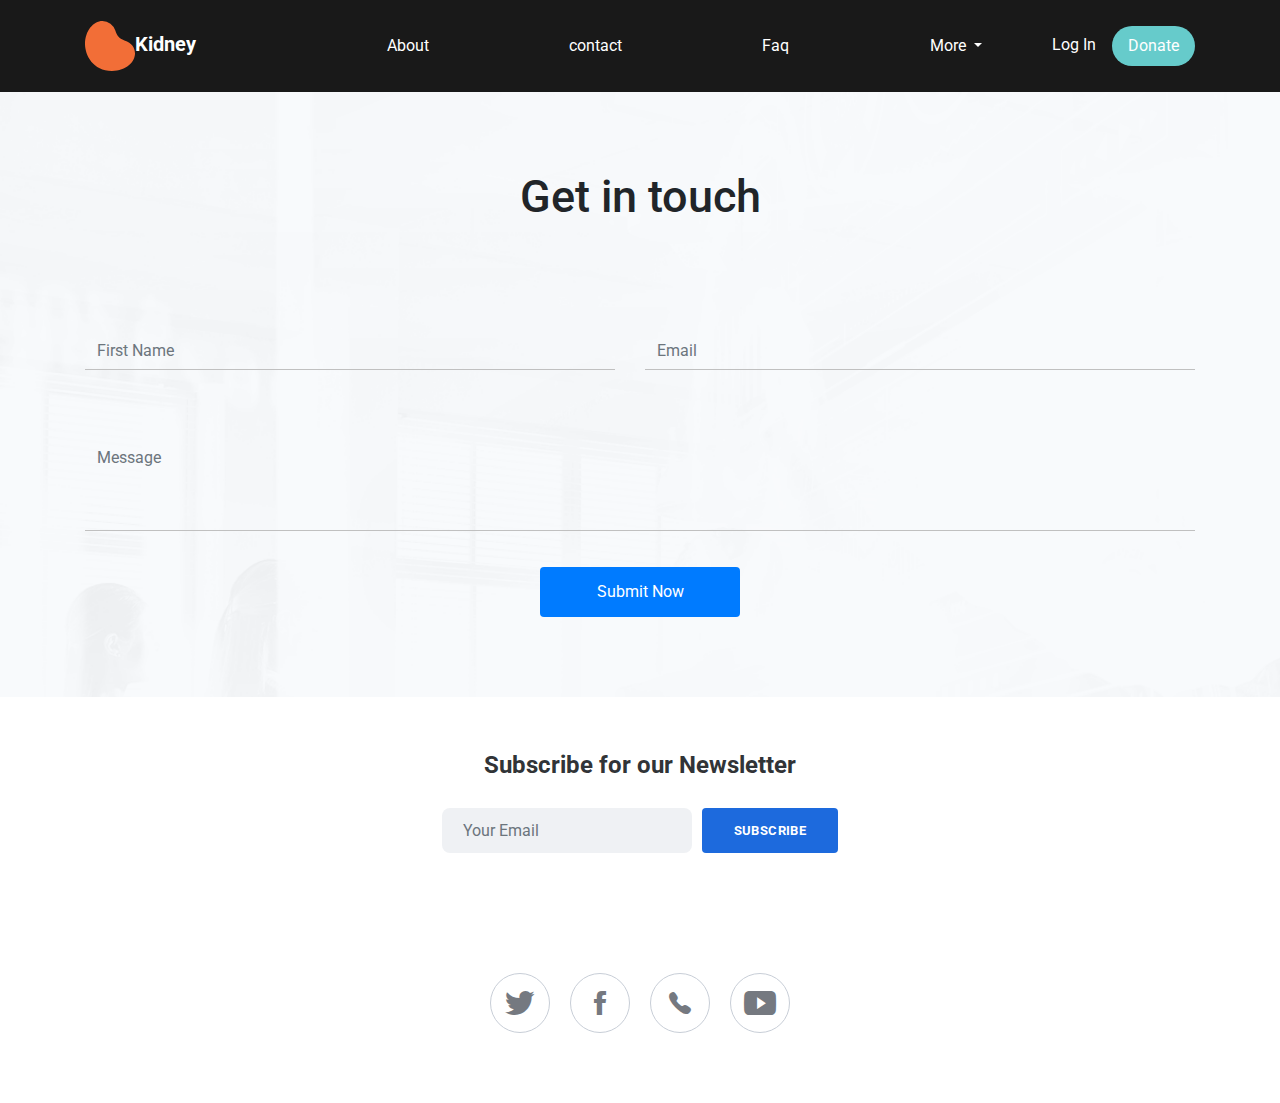
<file: contact.html>
<!DOCTYPE html>
<html lang="en">

<head>
    <meta charset="utf-8">
    <meta name="viewport" content="width=device-width, initial-scale=1.0, shrink-to-fit=no">
    <title>Kidney Donation</title>
    <link rel="stylesheet" href="assets/bootstrap/css/bootstrap.min.css">
    <link rel="stylesheet" href="https://fonts.googleapis.com/css?family=Roboto">
    <link rel="stylesheet" href="assets/fonts/font-awesome.min.css">
    <link rel="stylesheet" href="assets/fonts/ionicons.min.css">
    <link rel="stylesheet" href="assets/css/Faq-by-pomdre-1.css">
    <link rel="stylesheet" href="assets/css/Faq-by-pomdre.css">
    <link rel="stylesheet" href="assets/css/Features-Clean.css">
    <link rel="stylesheet" href="assets/css/Highlight-Phone.css">
    <link rel="stylesheet" href="assets/css/Login-Box-En.css">
    <link rel="stylesheet" href="assets/css/Modern-Contact-Form.css">
    <link rel="stylesheet" href="assets/css/Multi-step-form.css">
    <link rel="stylesheet" href="assets/css/Navigation-with-Button.css">
    <link rel="stylesheet" href="assets/css/Newsletter-Subscription-Form.css">
    <link rel="stylesheet" href="assets/css/Social-Icons.css">
    <link rel="stylesheet" href="assets/css/styles.css">
</head>

<body>
    <nav class="navbar navbar-dark navbar-expand-md fixed-top bg-dark navigation-clean-button" id="nav-bar">
        <div class="container"><a class="navbar-brand" href="index.html" style="color: var(--white);"><img src="assets/img/covid-bean.svg" width="50" height="50">Kidney</a><button data-toggle="collapse" class="navbar-toggler" data-target="#navcol-1"><span class="sr-only">Toggle navigation</span><span class="navbar-toggler-icon"></span></button>
            <div class="collapse navbar-collapse" id="navcol-1">
                <ul class="navbar-nav flex-grow-1 justify-content-around mr-auto">
                    <li class="nav-item"></li>
                    <li class="nav-item"><a class="nav-link" href="about.html" style="color: var(--white);">About</a></li>
                    <li class="nav-item"><a class="nav-link" href="contact.html" style="color: var(--white);">contact</a></li>
                    <li class="nav-item"><a class="nav-link" href="faq.html" style="color: var(--white);">Faq</a></li>
                    <li class="nav-item dropdown"><a class="dropdown-toggle nav-link" aria-expanded="false" data-toggle="dropdown" href="#" style="color: var(--white);">More&nbsp;</a>
                        <div class="dropdown-menu"><a class="dropdown-item" href="#">One way</a><a class="dropdown-item" href="#">Paired Donation</a><a class="dropdown-item" href="#">Kidney chain</a></div>
                    </li>
                </ul><span class="navbar-text actions"> <a class="login" href="login.html" style="color: var(--white);">Log In</a><a class="btn btn-light action-button" role="button" href="donate.html">Donate</a></span>
            </div>
        </div>
    </nav>
    <section class="contact">
        <section class="getintouch">
            <div class="container modern-form">
                <div class="text-center">
                    <h4 style="color: #212529;font-size: 45px;">Get in touch</h4>
                </div>
                <div class="modern-form__form-container">
                    <form>
                        <div class="form-row">
                            <div class="col col-contact">
                                <div class="form-group modern-form__form-group--padding-r"><input class="form-control input input-tr" type="text" placeholder="First Name">
                                    <div class="line-box">
                                        <div class="line"></div>
                                    </div>
                                </div>
                            </div>
                            <div class="col col-contact">
                                <div class="form-group modern-form__form-group--padding-l"><input class="form-control input input-tr" type="text" placeholder="Email">
                                    <div class="line-box">
                                        <div class="line"></div>
                                    </div>
                                </div>
                            </div>
                        </div>
                        <div class="form-row">
                            <div class="col">
                                <div class="form-group modern-form__form-group--padding-t"><textarea class="form-control input modern-form__form-control--textarea" placeholder="Message"></textarea>
                                    <div class="line-box">
                                        <div class="line"></div>
                                    </div>
                                </div>
                            </div>
                        </div>
                        <div class="form-row">
                            <div class="col text-center"><button class="btn btn-primary submit-now" type="submit" style="background: var(--blue);">Submit Now</button></div>
                        </div>
                    </form>
                </div>
            </div>
            <section class="newsletter-subscribe">
                <div class="container">
                    <div class="intro">
                        <h2 class="text-center">Subscribe for our Newsletter</h2>
                    </div>
                    <form class="form-inline" method="post">
                        <div class="form-group"><input class="form-control" type="email" name="email" placeholder="Your Email"></div>
                        <div class="form-group"><button class="btn btn-primary" type="submit">Subscribe </button></div>
                    </form>
                </div>
            </section>
        </section>
        <div class="social-icons"><a href="#"><i class="icon ion-social-twitter"></i></a><a href="#"><i class="icon ion-social-facebook"></i></a><a href="#"><i class="icon ion-ios-telephone"></i></a><a href="#"><i class="icon ion-social-youtube"></i></a></div>
    </section>
    <script src="assets/js/jquery.min.js"></script>
    <script src="assets/bootstrap/js/bootstrap.min.js"></script>
    <script src="assets/js/Faq-by-pomdre.js"></script>
    <script src="assets/js/Multi-step-form.js"></script>
</body>

</html>
</file>
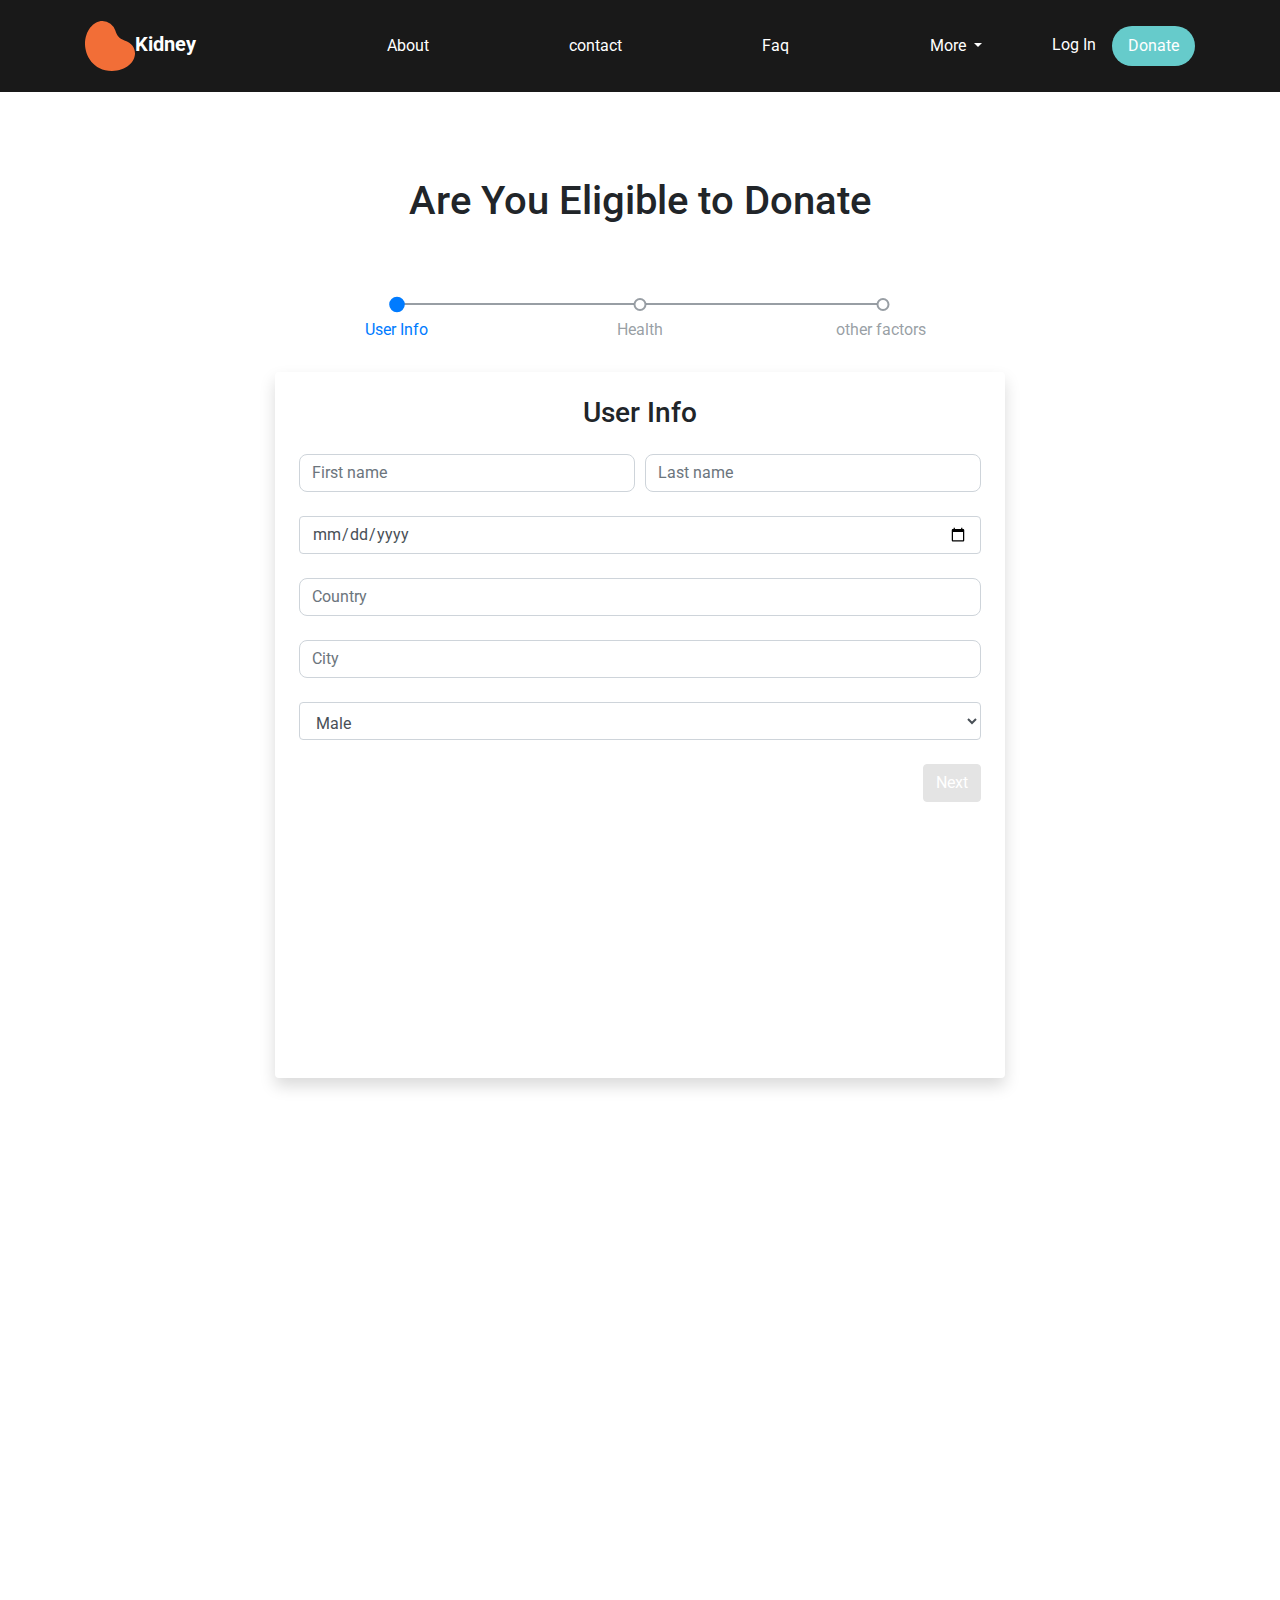
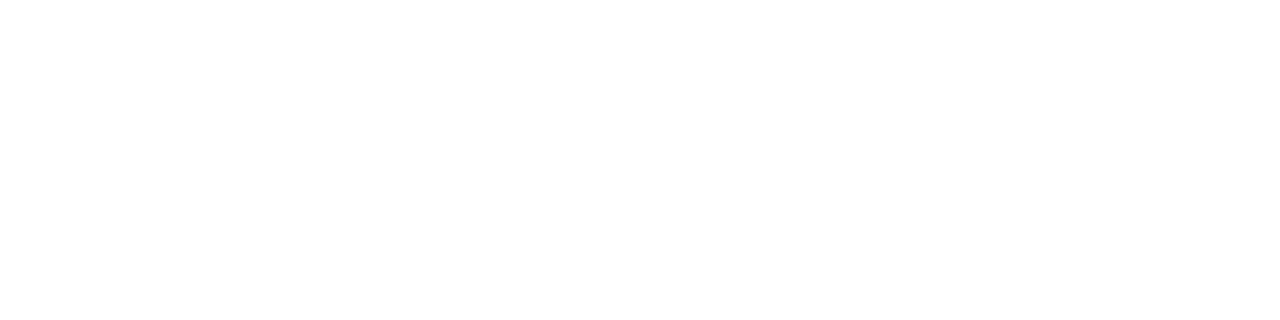
<file: donate.html>
<!DOCTYPE html>
<html lang="en">

<head>
    <meta charset="utf-8">
    <meta name="viewport" content="width=device-width, initial-scale=1.0, shrink-to-fit=no">
    <title>Kidney Donation</title>
    <link rel="stylesheet" href="assets/bootstrap/css/bootstrap.min.css">
    <link rel="stylesheet" href="https://fonts.googleapis.com/css?family=Roboto">
    <link rel="stylesheet" href="assets/fonts/font-awesome.min.css">
    <link rel="stylesheet" href="assets/fonts/ionicons.min.css">
    <link rel="stylesheet" href="assets/css/Faq-by-pomdre-1.css">
    <link rel="stylesheet" href="assets/css/Faq-by-pomdre.css">
    <link rel="stylesheet" href="assets/css/Features-Clean.css">
    <link rel="stylesheet" href="assets/css/Highlight-Phone.css">
    <link rel="stylesheet" href="assets/css/Login-Box-En.css">
    <link rel="stylesheet" href="assets/css/Modern-Contact-Form.css">
    <link rel="stylesheet" href="assets/css/Multi-step-form.css">
    <link rel="stylesheet" href="assets/css/Navigation-with-Button.css">
    <link rel="stylesheet" href="assets/css/Newsletter-Subscription-Form.css">
    <link rel="stylesheet" href="assets/css/Social-Icons.css">
    <link rel="stylesheet" href="assets/css/styles.css">
</head>

<body>
    <nav class="navbar navbar-dark navbar-expand-md fixed-top bg-dark navigation-clean-button" id="nav-bar">
        <div class="container">
            <a class="navbar-brand" href="index.html" style="color: var(--white);"><img src="assets/img/covid-bean.svg" width="50" height="50">Kidney</a><button data-toggle="collapse" class="navbar-toggler" data-target="#navcol-1"><span class="sr-only">Toggle navigation</span><span class="navbar-toggler-icon"></span></button>
            <div class="collapse navbar-collapse" id="navcol-1">
                <ul class="navbar-nav flex-grow-1 justify-content-around mr-auto">
                    <li class="nav-item"></li>
                    <li class="nav-item"><a class="nav-link" href="about.html" style="color: var(--white);">About</a></li>
                    <li class="nav-item"><a class="nav-link" href="contact.html" style="color: var(--white);">contact</a></li>
                    <li class="nav-item"><a class="nav-link" href="faq.html" style="color: var(--white);">Faq</a></li>
                    <li class="nav-item dropdown"><a class="dropdown-toggle nav-link" aria-expanded="false" data-toggle="dropdown" href="#" style="color: var(--white);">More&nbsp;</a>
                        <div class="dropdown-menu"><a class="dropdown-item" href="#">One way</a><a class="dropdown-item" href="paired-donation.html">Paired Donation</a><a class="dropdown-item" href="kidney-chain.html">Kidney chain</a></div>
                    </li>
                </ul><span class="navbar-text actions"> <a class="login" href="login.html" style="color: var(--white);">Log In</a><a class="btn btn-light action-button" role="button" href="#">Donate</a></span>
            </div>
        </div>
    </nav>
    <section class="login">
        <section style="height: 0;">
            <div id="multple-step-form-n" class="container overflow-hidden" style="margin-top: 0px;margin-bottom: 10px;padding-bottom: 300px;padding-top: 57px;">
                <h1 class="heading">Are You Eligible to Donate</h1>
                <div id="progress-bar-button" class="multisteps-form">
                    <div class="row">
                        <div class="col-12 col-lg-8 ml-auto mr-auto mb-4">
                            <div class="multisteps-form__progress"><a class="btn multisteps-form__progress-btn js-active" role="button" title="User Info">User Info</a><a class="btn multisteps-form__progress-btn" role="button" title="User Info">Health</a><a class="btn multisteps-form__progress-btn"
                                    role="button" title="User Info">other factors&nbsp;</a></div>
                        </div>
                    </div>
                </div>
                <div id="multistep-start-row" class="row">
                    <div id="multistep-start-column" class="col-12 col-lg-8 m-auto">
                        <form id="main-form" class="multisteps-form__form">
                            <div id="single-form-next" class="multisteps-form__panel shadow p-4 rounded bg-white js-active" data-animation="scaleIn">
                                <h3 class="text-center multisteps-form__title">User Info</h3>
                                <div id="form-content" class="multisteps-form__content" style="height: 600px;">
                                    <div id="input-grp-double" class="form-row mt-4">
                                        <div class="col-12 col-sm-6"><input class="form-control multisteps-form__input" type="text" placeholder="First name "></div>
                                        <div class="col-12 col-sm-6 mt-4 mt-sm-0"><input class="form-control multisteps-form__input" type="text" placeholder="Last name "></div>
                                    </div>
                                    <div id="input-grp-single" class="form-row mt-4">
                                        <div class="col-12"><input class="form-control multisteps-form__input" placeholder="Age" type="date"></div>
                                    </div>
                                    <div id="input-grp-single-4" class="form-row mt-4">
                                        <div class="col-12"><input class="form-control multisteps-form__input" type="text" placeholder="Country"></div>
                                    </div>
                                    <div id="input-grp-single-3" class="form-row mt-4">
                                        <div class="col-12"><input class="form-control multisteps-form__input" type="text" placeholder="City"></div>
                                    </div>
                                    <div id="input-grp-single" class="form-row mt-4">
                                        <div class="col-12"><select class="form-control">
                                                <optgroup label="Gender">
                                                    <option value="12" selected="">Male</option>
                                                    <option value="13">Female</option>
                                                    <option value="14">Other</option>
                                                </optgroup>
                                            </select></div>
                                    </div>
                                    <div id="next-button" class="button-row d-flex mt-4"><button class="btn btn btn-primary ml-auto js-btn-next" type="button" title="Next">Next</button></div>
                                </div>
                            </div>
                            <div id="single-form-next-prev" class="multisteps-form__panel shadow p-4 rounded bg-white" data-animation="scaleIn">
                                <h2 class="text-center multisteps-form__title">About</h2>
                                <div id="form-content-1" class="multisteps-form__content" style="height: 600px;">
                                    <div id="input-grp-double-1" class="form-row mt-4">
                                        <div class="col-12 col-sm-6"><select class="form-control">
                                                <optgroup label="Do you have Any known medical Condition">
                                                    <option value="12">Yes</option>
                                                    <option value="13" selected="">No</option>
                                                </optgroup>
                                            </select></div>
                                        <div class="col-12 col-sm-6 mt-4 mt-sm-0"><select class="form-control">
                                                <optgroup label="Specify medical condition">
                                                    <option value="12">Diabetes</option>
                                                    <option value="13">Cardiac</option>
                                                    <option value="14">HIV</option>
                                                    <option value="">Cancer</option>
                                                    <option value="">Anaemia</option>
                                                    <option value="" selected="">None</option>
                                                </optgroup>
                                            </select></div>
                                    </div>
                                    <div id="input-grp-single-1" class="form-row mt-4" style="margin-top: 0;">
                                        <div class="col-12"><input class="form-control multisteps-form__input" type="number" placeholder="Height in metres"></div>
                                    </div>
                                    <div id="input-grp-single-1" class="form-row mt-4" style="margin-top: 0;">
                                        <div class="col-12"><input class="form-control multisteps-form__input" type="number" placeholder="Weight in Kgs"></div>
                                    </div>
                                    <div id="input-grp-single-5" class="form-row mt-4" style="margin-top: 0;">
                                        <div class="col-12"><select class="form-control">
                                                <optgroup label="Blood Group">
                                                    <option value="12" selected="">Blood Group A</option>
                                                    <option value="13">Blood Group B</option>
                                                    <option value="14">Blood Group AB</option>
                                                    <option value="">Blood Group 0</option>
                                                </optgroup>
                                            </select></div>
                                    </div>
                                    <div id="next-prev-buttons" class="button-row d-flex mt-4"><button class="btn btn btn-primary js-btn-prev" type="button" title="Prev" style="padding-top: 6px;">Prev</button><button class="btn btn btn-primary ml-auto js-btn-next" type="button" title="Next">Next</button></div>
                                </div>
                            </div>
                            <div id="single-form-next-prev-1" class="multisteps-form__panel shadow p-4 rounded bg-white" data-animation="scaleIn">
                                <h3 class="text-center multisteps-form__title">About</h3>
                                <div id="form-content-2" class="multisteps-form__content" style="height: 600px;">
                                    <div id="input-grp-single-2" class="form-row mt-4">
                                        <div class="col-12"><select class="form-control">
                                                <optgroup label="Ever Donated akidney before">
                                                    <option value="">Yes</option>
                                                    <option value="" selected="">No</option>
                                                </optgroup>
                                            </select></div>
                                    </div>
                                    <div id="next-prev-buttons-1" class="button-row d-flex mt-4" style="margin-top: 120px;"><button class="btn btn btn-primary js-btn-prev" type="button" title="Prev">Prev</button><button class="btn btn btn-primary ml-auto js-btn-next" type="button" title="Next">Next</button></div>
                                </div>
                            </div>
                        </form>
                    </div>
                </div>
            </div>
        </section>
    </section>
    <script src="assets/js/jquery.min.js"></script>
    <script src="assets/bootstrap/js/bootstrap.min.js"></script>
    <script src="assets/js/Faq-by-pomdre.js"></script>
    <script src="assets/js/Multi-step-form.js"></script>
</body>

</html>
</file>
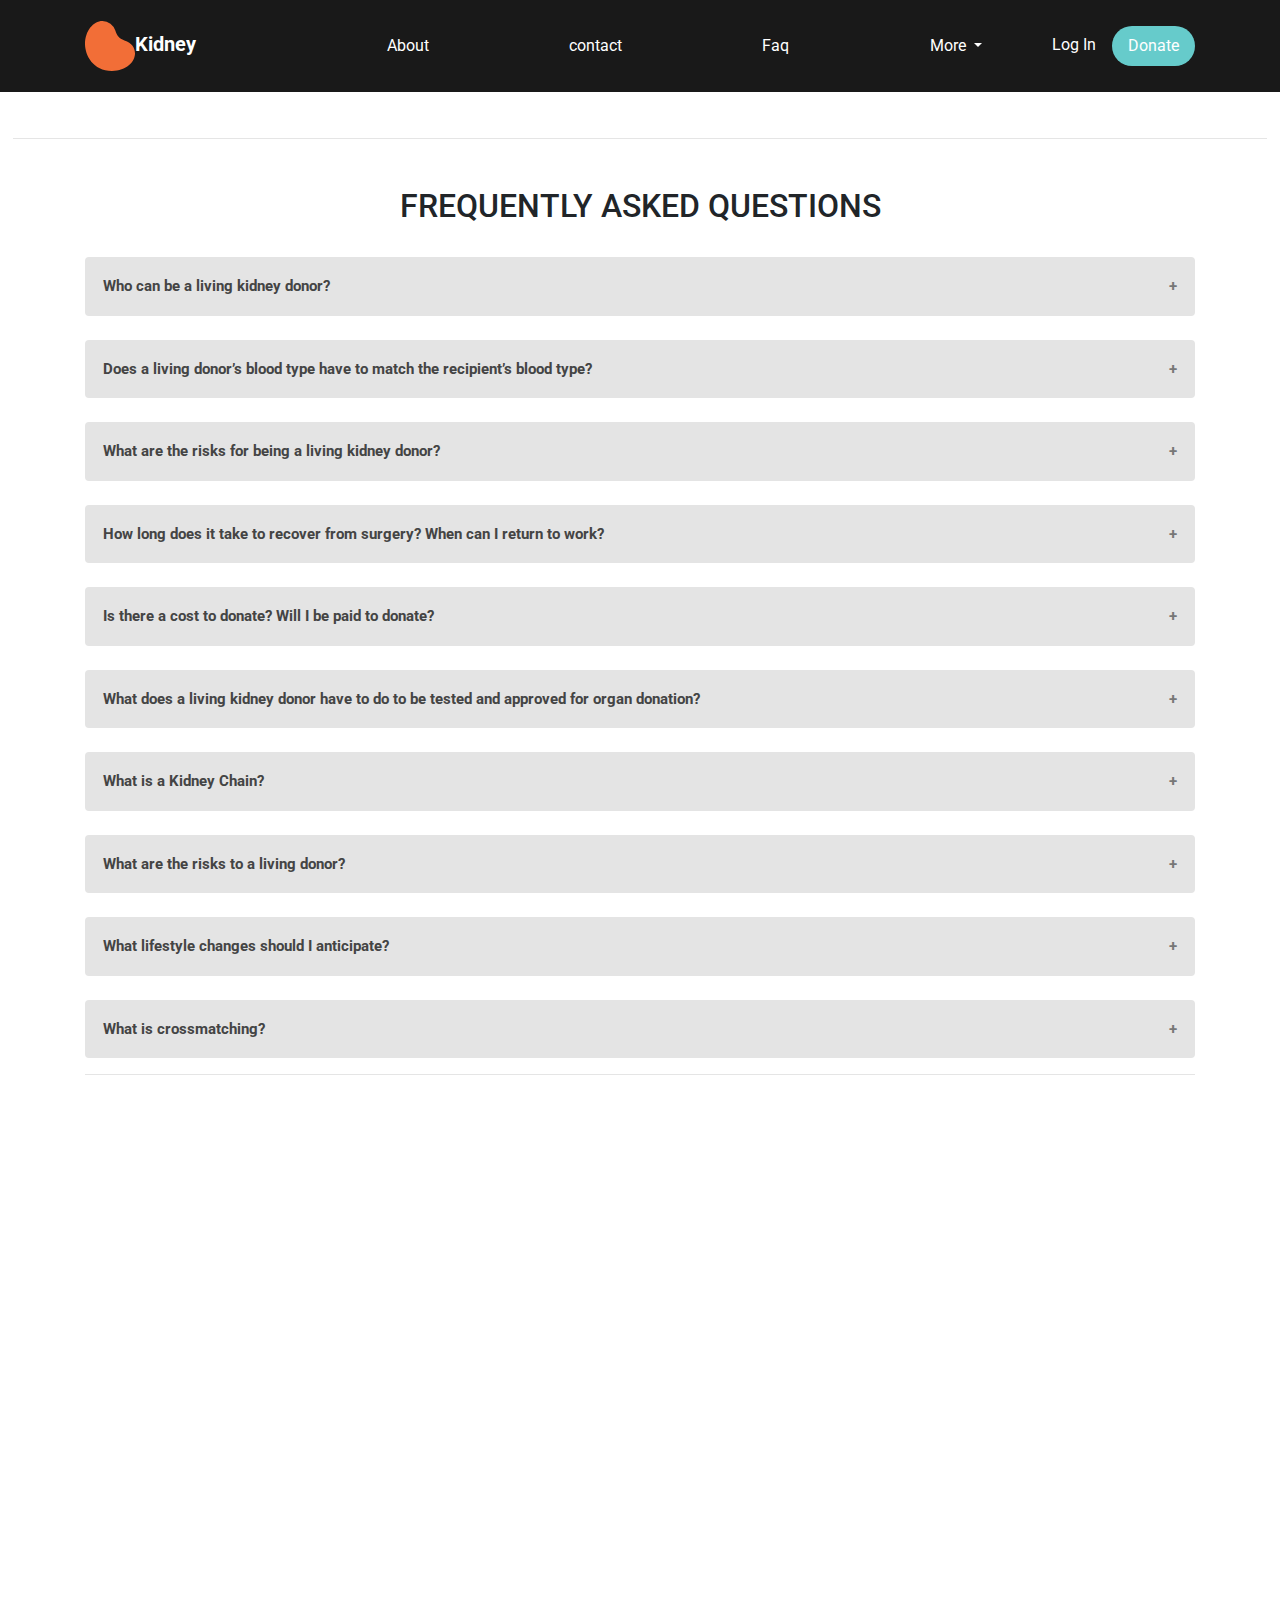
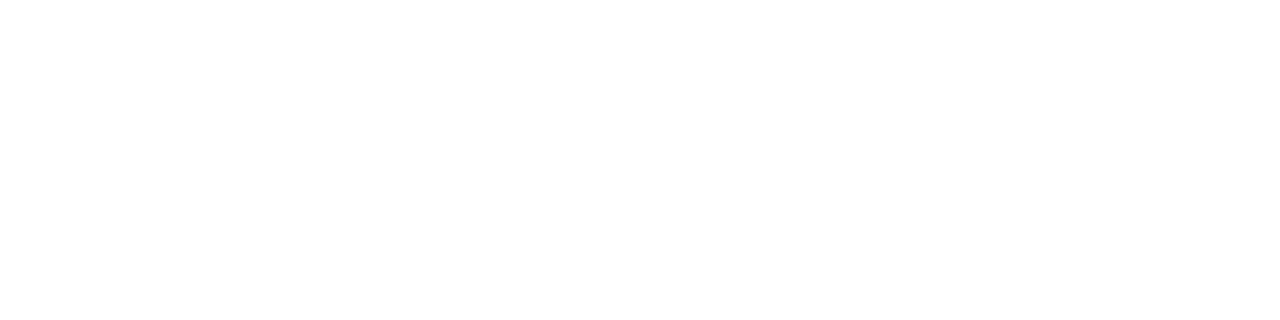
<file: faq.html>
<!DOCTYPE html>
<html lang="en">

<head>
    <meta charset="utf-8">
    <meta name="viewport" content="width=device-width, initial-scale=1.0, shrink-to-fit=no">
    <title>Kidney Donation</title>
    <link rel="stylesheet" href="assets/bootstrap/css/bootstrap.min.css">
    <link rel="stylesheet" href="https://fonts.googleapis.com/css?family=Roboto">
    <link rel="stylesheet" href="assets/fonts/font-awesome.min.css">
    <link rel="stylesheet" href="assets/fonts/ionicons.min.css">
    <link rel="stylesheet" href="assets/css/Faq-by-pomdre-1.css">
    <link rel="stylesheet" href="assets/css/Faq-by-pomdre.css">
    <link rel="stylesheet" href="assets/css/Features-Clean.css">
    <link rel="stylesheet" href="assets/css/Highlight-Phone.css">
    <link rel="stylesheet" href="assets/css/Login-Box-En.css">
    <link rel="stylesheet" href="assets/css/Modern-Contact-Form.css">
    <link rel="stylesheet" href="assets/css/Multi-step-form.css">
    <link rel="stylesheet" href="assets/css/Navigation-with-Button.css">
    <link rel="stylesheet" href="assets/css/Newsletter-Subscription-Form.css">
    <link rel="stylesheet" href="assets/css/Social-Icons.css">
    <link rel="stylesheet" href="assets/css/styles.css">
</head>

<body>
    <nav class="navbar navbar-dark navbar-expand-md fixed-top bg-dark navigation-clean-button" id="nav-bar">
        <div class="container">
            <a class="navbar-brand" href="index.html" style="color: var(--white);"><img src="assets/img/covid-bean.svg" width="50" height="50">Kidney</a><button data-toggle="collapse" class="navbar-toggler" data-target="#navcol-1"><span class="sr-only">Toggle navigation</span><span class="navbar-toggler-icon"></span></button>
            <div class="collapse navbar-collapse" id="navcol-1">
                <ul class="navbar-nav flex-grow-1 justify-content-around mr-auto">
                    <li class="nav-item"></li>
                    <li class="nav-item"><a class="nav-link" href="about.html" style="color: var(--white);">About</a></li>
                    <li class="nav-item"><a class="nav-link" href="contact.html" style="color: var(--white);">contact</a></li>
                    <li class="nav-item"><a class="nav-link" href="faq.html" style="color: var(--white);">Faq</a></li>
                    <li class="nav-item dropdown"><a class="dropdown-toggle nav-link" aria-expanded="false" data-toggle="dropdown" href="#" style="color: var(--white);">More&nbsp;</a>
                        <div class="dropdown-menu"><a class="dropdown-item" href="#">One way</a><a class="dropdown-item" href="paired-donation.html">Paired Donation</a><a class="dropdown-item" href="kidney-chain.html">Kidney chain</a></div>
                    </li>
                </ul><span class="navbar-text actions"> <a class="login" href="login.html" style="color: var(--white);">Log In</a><a class="btn btn-light action-button" role="button" href="donate.html">Donate</a></span>
            </div>
        </div>
    </nav>
    <section class="login">
        <section id="faq" style="padding: 2px;margin: 11px;">
            <hr class="star-dark mb-5">
            <h2 class="text-uppercase text-center" style="font-size: 48;">Frequently asked questions</h2><br>
            <div class="container">
                <div class="faqelement"><button class="btn btn-primary faq on" type="button" style="box-shadow: none;"><strong>Who can be a living kidney donor?</strong></button>
                    <div class="panel">
                        <p>Anyone who is older than age 18 and in good physical and emotional health can apply to be a living donor</p>
                    </div>
                </div><br>
                <div class="faqelement"><button class="btn btn-primary faq on" type="button" style="box-shadow: none;"><strong>Does a living donor’s blood type have to match the recipient’s blood type?</strong></button>
                    <div class="panel">
                        <p>A donor and recipient do not have to have matching blood types. Anyone who is older than age 18 and in good physical and emotional health can apply to be a living donor.</p>
                    </div>
                </div><br>
                <div class="faqelement"><button class="btn btn-primary faq on" type="button" style="box-shadow: none;"><strong>What are the risks for being a living kidney donor?</strong></button>
                    <div class="panel">
                        <p>This is a safe procedure, but all surgeries have risks. Risks include:Significant bleeding (rare)Blood transfusion (rare)Return to the operating room (very rare, &lt;1 in 100)Wound complications (rare)Developing high blood pressure
                            (risk may be slightly higher for donors)Renal failure over lifetime (may be slightly higher for donors)Death during the surgery (very low, estimated at 3 in 10,000)</p>
                    </div>
                </div><br>
                <div class="faqelement"><button class="btn btn-primary faq on" type="button" style="box-shadow: none;"><strong>How long does it take to recover from surgery? When can I return to work?</strong></button>
                    <div class="panel">
                        <p>Kidney donation recovery time will vary, but most donors will be in the hospital two to seven days after the surgery, depending on the type of surgical procedure. Many donors resume normal activities about a month after surgery.
                            Depending on the nature of work, donors may return in four to six weeks or less. If your work involves strenuous physical labor, your doctor may recommend waiting longer.</p>
                    </div>
                </div><br>
                <div class="faqelement"><button class="btn btn-primary faq on" type="button" style="box-shadow: none;"><strong>Is there a cost to donate? Will I be paid to donate?</strong></button>
                    <div class="panel">
                        <p>While there is no cost for testing prior to the transplant procedure, the transplant procedure itself or medical care involved in the transplant procedure, there is no compensation either. In fact, it is against the law for organ
                            donors to be paid for donation. Choosing to donate a kidney can mean taking four or more weeks off of work, depending on the physical nature of your job. Some employers offer paid leave for organ donation, but many do not.
                            We encourage potential donors to learn about their workplace policies and make an informed decision.<br></p>
                    </div>
                </div><br>
                <div class="faqelement"><button class="btn btn-primary faq on" type="button" style="box-shadow: none;"><strong>What does a living kidney donor have to do to be tested and approved for organ donation?</strong></button>
                    <div class="panel">
                        <p>Tests ensure donors are healthy enough to donate. It is a very thorough evaluation. There are three parts to the donation evaluation: medical tests, education about living donation and review and discussions with our living donation
                            team</p>
                    </div>
                </div><br>
                <div class="faqelement"><button class="btn btn-primary faq on" type="button" style="box-shadow: none;"><strong>What is a Kidney Chain?</strong></button>
                    <div class="panel">
                        <p><strong>A kidney donor chain creates opportunities for endless recipient-donor pairings.</strong>&nbsp;It starts with an altruistic donor - someone who wants to donate a kidney out of the goodness of his or her heart. That kidney
                            is transplanted into a recipient who had a donor willing to give a kidney, but was not a match. To keep the chain going, the incompatible donor gives a kidney to a patient unknown to him or her who has been identified as a
                            match, essentially "<strong>paying it forward</strong>."</p>
                    </div>
                </div><br>
                <div class="faqelement"><button class="btn btn-primary faq on" type="button" style="box-shadow: none;"><strong>What are the risks to a living donor?</strong></button>
                    <div class="panel">
                        <p>ased on information currently available, the overall risks associated with kidney donation surgery are considered to be low. The risks are the same as those with any other type of surgery, including pneumonia, blood clots, side-effects
                            of anesthesia and post-operative pain. The risk of death is about one in 3,000. These risks are fully discussed with the donor during the evaluation.</p>
                    </div>
                </div><br>
                <div class="faqelement"><button class="btn btn-primary faq on" type="button" style="box-shadow: none;"><strong>What lifestyle changes should I anticipate?</strong></button>
                    <div class="panel">
                        <p>When a kidney is removed, the remaining kidney will increase in size to make up for the donated kidney. Many experts recommend that anyone with a single kidney avoid activities which could injure the kidney. Good long-term medical
                            follow-up with an annual urine test, blood test and blood pressure check is recommended. Pregnancy following donation is permissible, but experts recommend that women wait at least six months and have excellent pre-natal care.
                            Donors in good health do not usually need dietary restrictions, but maintaining your ideal weight through healthy nutrition and excise will help you feel your best after donation.</p>
                    </div>
                </div><br>
                <div class="faqelement"><button class="btn btn-primary faq on" type="button" style="box-shadow: none;"><strong>What is crossmatching?</strong></button>
                    <div class="panel">
                        <p>Crossmatching is a blood test conducted prior to transplant to determine if a potential recipient will react to the donor’s organ. A "positive" crossmatch indicates that the donor and recipient are not compatible, because the recipient’s
                            body will produce antibodies that will immediately reject the donor’s organ. If the crossmatch is "negative," the transplant may proceed. In some cases, therapies may be used with positive crossmatches to hinder the production
                            of antibodies and make it possible for transplant to proceed. You and your intended recipient may also consider entering into a&nbsp;<a href="https://www.froedtert.com/transplant/kidney-transplant/living-donor/exchange">donor exchange</a>.<br></p>
                    </div>
                </div>
            </div>
            <div class="container">
                <hr class="star-dark mb-5">
            </div>
        </section>
    </section>
    <script src="assets/js/jquery.min.js"></script>
    <script src="assets/bootstrap/js/bootstrap.min.js"></script>
    <script src="assets/js/Faq-by-pomdre.js"></script>
    <script src="assets/js/Multi-step-form.js"></script>
</body>

</html>
</file>
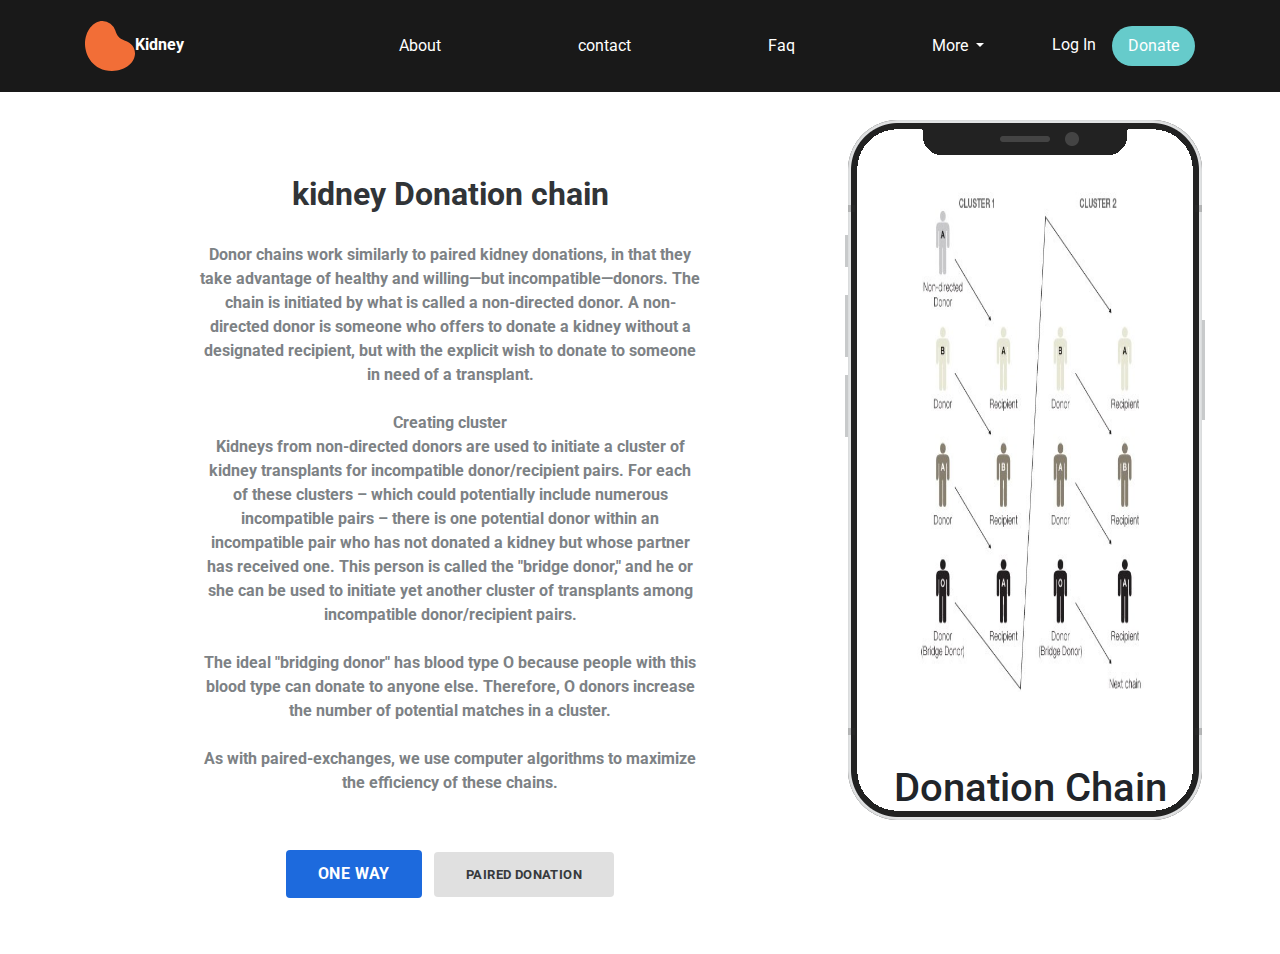
<file: kidney-chain.html>
<!DOCTYPE html>
<html lang="en">

<head>
    <meta charset="utf-8">
    <meta name="viewport" content="width=device-width, initial-scale=1.0, shrink-to-fit=no">
    <title>Kidney Donation</title>
    <link rel="stylesheet" href="assets/bootstrap/css/bootstrap.min.css">
    <link rel="stylesheet" href="https://fonts.googleapis.com/css?family=Roboto">
    <link rel="stylesheet" href="assets/fonts/font-awesome.min.css">
    <link rel="stylesheet" href="assets/fonts/ionicons.min.css">
    <link rel="stylesheet" href="assets/css/Faq-by-pomdre-1.css">
    <link rel="stylesheet" href="assets/css/Faq-by-pomdre.css">
    <link rel="stylesheet" href="assets/css/Features-Clean.css">
    <link rel="stylesheet" href="assets/css/Highlight-Clean.css">
    <link rel="stylesheet" href="assets/css/Highlight-Phone.css">
    <link rel="stylesheet" href="assets/css/Login-Box-En.css">
    <link rel="stylesheet" href="assets/css/Modern-Contact-Form.css">
    <link rel="stylesheet" href="assets/css/Multi-step-form.css">
    <link rel="stylesheet" href="assets/css/Navigation-with-Button.css">
    <link rel="stylesheet" href="assets/css/Newsletter-Subscription-Form.css">
    <link rel="stylesheet" href="assets/css/Social-Icons.css">
    <link rel="stylesheet" href="assets/css/styles.css">
    <link rel="stylesheet" href="assets/css/Tamplate-SB-Admin-on-BSS.css">
</head>

<body>
    <nav class="navbar navbar-dark navbar-expand-md fixed-top bg-dark navigation-clean-button" id="nav-bar">
        <div class="container">
            <a class="navbar-brand" href="index.html" style="color: var(--white);"><img src="assets/img/covid-bean.svg" width="50" height="50">Kidney</a><button data-toggle="collapse" class="navbar-toggler" data-target="#navcol-1"><span class="sr-only">Toggle navigation</span><span class="navbar-toggler-icon"></span></button>
            <div class="collapse navbar-collapse" id="navcol-1">
                <ul class="navbar-nav flex-grow-1 justify-content-around mr-auto">
                    <li class="nav-item"></li>
                    <li class="nav-item"><a class="nav-link" href="about.html" style="color: var(--white);">About</a></li>
                    <li class="nav-item"><a class="nav-link" href="contact.html" style="color: var(--white);">contact</a></li>
                    <li class="nav-item"><a class="nav-link" href="faq.html" style="color: var(--white);">Faq</a></li>
                    <li class="nav-item dropdown"><a class="dropdown-toggle nav-link" aria-expanded="false" data-toggle="dropdown" href="#" style="color: var(--white);">More&nbsp;</a>
                        <div class="dropdown-menu"><a class="dropdown-item" href="#">One way</a><a class="dropdown-item" href="paired-donation.html">Paired Donation</a><a class="dropdown-item" href="kidney-chain.html">Kidney chain</a></div>
                    </li>
                </ul><span class="navbar-text actions"> <a class="login" href="login.html" style="color: var(--white);">Log In</a><a class="btn btn-light action-button" role="button" href="donate.html">Donate</a></span>
            </div>
        </div>
    </nav>
    <section class="login" style="height: 700px;">
        <div class="container sidebar">
            <div class="row">
                <div class="col-md-8">
                    <div>
                        <section class="highlight-clean">
                            <div class="container">
                                <div class="intro">
                                    <h2 class="text-center">kidney Donation chain</h2>
                                    <p class="text-center"><strong>Donor chains work similarly to paired kidney donations, in that they take advantage of healthy and willing—but incompatible—donors. The chain is initiated by what is called a non-directed donor. A non-directed donor is someone who offers to donate a kidney without a designated recipient, but with the explicit wish to donate to someone in need of a transplant.</strong><br><br><strong>Creating cluster</strong><br><strong>Kidneys from non-directed donors are used to initiate a cluster of kidney transplants for incompatible donor/recipient pairs. For each of these clusters – which could potentially include numerous incompatible pairs – there is one potential donor within an incompatible pair who has not donated a kidney but whose partner has received one. This person is called the "bridge donor," and he or she can be used to initiate yet another cluster of transplants among incompatible donor/recipient pairs.</strong><br><br><strong>The ideal "bridging donor" has blood type O because people with this blood type can donate to anyone else. Therefore, O donors increase the number of potential matches in a cluster.</strong><br><br><strong>As with paired-exchanges, we use computer algorithms to maximize the efficiency of these chains.</strong><br><br></p>
                                </div>
                                <div class="buttons"><a class="btn btn-primary" role="button" href="#">one way</a><button class="btn btn-light" type="button">paired donation</button></div>
                            </div>
                        </section>
                    </div>
                </div>
                <div class="col-md-4" style="height: 700px;">
                    <div style="background: url(&quot;assets/img/phone.svg&quot;) center / cover no-repeat;width: 360px;height: 700px;">
                        <picture><img id="bean" src="assets/img/kidneychain.jpg.jpg"></picture>
                        <h1 class="h-inner">&nbsp;Donation Chain</h1>
                    </div>
                </div>
            </div>
        </div>
    </section>
    <script src="assets/js/jquery.min.js"></script>
    <script src="assets/bootstrap/js/bootstrap.min.js"></script>
    <script src="assets/js/Faq-by-pomdre.js"></script>
    <script src="assets/js/Multi-step-form.js"></script>
</body>

</html>
</file>
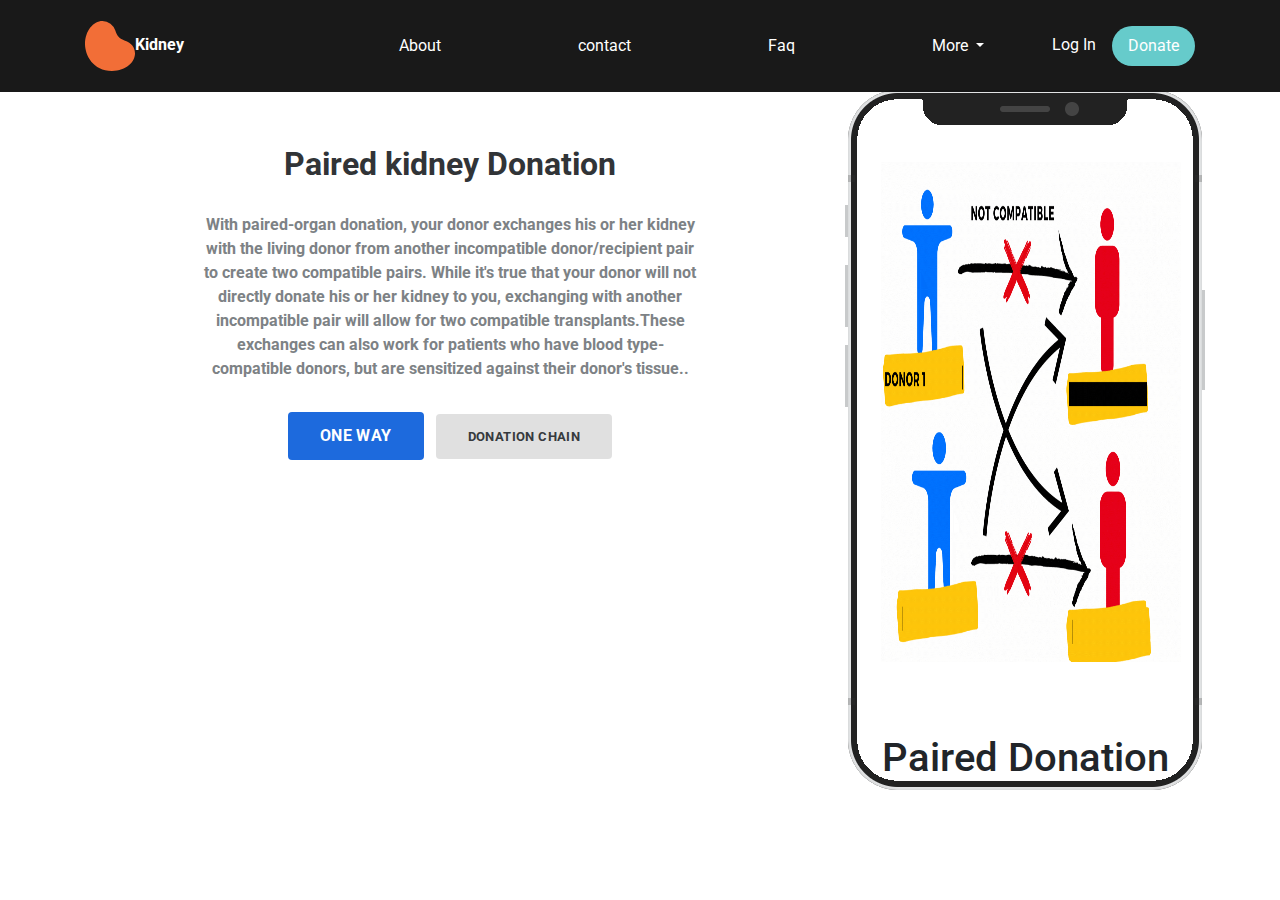
<file: paired-donation.html>
<!DOCTYPE html>
<html lang="en">

<head>
    <meta charset="utf-8">
    <meta name="viewport" content="width=device-width, initial-scale=1.0, shrink-to-fit=no">
    <title>Kidney Donation</title>
    <link rel="stylesheet" href="assets/bootstrap/css/bootstrap.min.css">
    <link rel="stylesheet" href="https://fonts.googleapis.com/css?family=Roboto">
    <link rel="stylesheet" href="assets/fonts/font-awesome.min.css">
    <link rel="stylesheet" href="assets/fonts/ionicons.min.css">
    <link rel="stylesheet" href="assets/css/Faq-by-pomdre-1.css">
    <link rel="stylesheet" href="assets/css/Faq-by-pomdre.css">
    <link rel="stylesheet" href="assets/css/Features-Clean.css">
    <link rel="stylesheet" href="assets/css/Highlight-Clean.css">
    <link rel="stylesheet" href="assets/css/Highlight-Phone.css">
    <link rel="stylesheet" href="assets/css/Login-Box-En.css">
    <link rel="stylesheet" href="assets/css/Modern-Contact-Form.css">
    <link rel="stylesheet" href="assets/css/Multi-step-form.css">
    <link rel="stylesheet" href="assets/css/Navigation-with-Button.css">
    <link rel="stylesheet" href="assets/css/Newsletter-Subscription-Form.css">
    <link rel="stylesheet" href="assets/css/Social-Icons.css">
    <link rel="stylesheet" href="assets/css/styles.css">
    <link rel="stylesheet" href="assets/css/Tamplate-SB-Admin-on-BSS.css">
</head>

<body>
    <nav class="navbar navbar-dark navbar-expand-md fixed-top bg-dark navigation-clean-button" id="nav-bar">
        <div class="container">
            <a class="navbar-brand" href="index.html" style="color: var(--white);"><img src="assets/img/covid-bean.svg" width="50" height="50">Kidney</a><button data-toggle="collapse" class="navbar-toggler" data-target="#navcol-1"><span class="sr-only">Toggle navigation</span><span class="navbar-toggler-icon"></span></button>
            <div class="collapse navbar-collapse" id="navcol-1">
                <ul class="navbar-nav flex-grow-1 justify-content-around mr-auto">
                    <li class="nav-item"></li>
                    <li class="nav-item"><a class="nav-link" href="about.html" style="color: var(--white);">About</a></li>
                    <li class="nav-item"><a class="nav-link" href="contact.html" style="color: var(--white);">contact</a></li>
                    <li class="nav-item"><a class="nav-link" href="faq.html" style="color: var(--white);">Faq</a></li>
                    <li class="nav-item dropdown"><a class="dropdown-toggle nav-link" aria-expanded="false" data-toggle="dropdown" href="#" style="color: var(--white);">More&nbsp;</a>
                        <div class="dropdown-menu"><a class="dropdown-item" href="#">One way</a><a class="dropdown-item" href="paired-donation.html">Paired Donation</a><a class="dropdown-item" href="kidney-chain.html">Kidney chain</a></div>
                    </li>
                </ul><span class="navbar-text actions"> <a class="login" href="login.html" style="color: var(--white);">Log In</a><a class="btn btn-light action-button" role="button" href="donate.html">Donate</a></span>
            </div>
        </div>
    </nav>
    <section class="about" style="background: #ffffff;">
        <div class="container sidebar">
            <div class="row">
                <div class="col-md-8">
                    <div>
                        <section class="highlight-clean">
                            <div class="container">
                                <div class="intro">
                                    <h2 class="text-center">Paired kidney Donation</h2>
                                    <p class="text-center"><strong>With paired-organ donation, your donor exchanges his or her kidney with the living donor from another incompatible donor/recipient pair to create two compatible pairs. While it's true that your donor will not directly donate his or her kidney to you, exchanging with another incompatible pair will allow for two compatible transplants.These exchanges can also work for patients who have blood type-compatible donors, but are sensitized against their donor's tissue.. </strong></p>
                                </div>
                                <div class="buttons"><a class="btn btn-primary" role="button" href="#">one way</a><button class="btn btn-light" type="button">donation chain</button></div>
                            </div>
                        </section>
                    </div>
                </div>
                <div class="col-md-4" style="height: 700px;">
                    <div style="background: url(&quot;assets/img/phone.svg&quot;) center / cover no-repeat;width: 360px;height: 700px;">
                        <picture><img id="bean" src="assets/img/kidney%20paired%20donation.gif"></picture>
                        <h1 class="h-inner">Paired Donation</h1>
                    </div>
                </div>
            </div>
        </div>
    </section>
    <script src="assets/js/jquery.min.js"></script>
    <script src="assets/bootstrap/js/bootstrap.min.js"></script>
    <script src="assets/js/Faq-by-pomdre.js"></script>
    <script src="assets/js/Multi-step-form.js"></script>
</body>

</html>
</file>
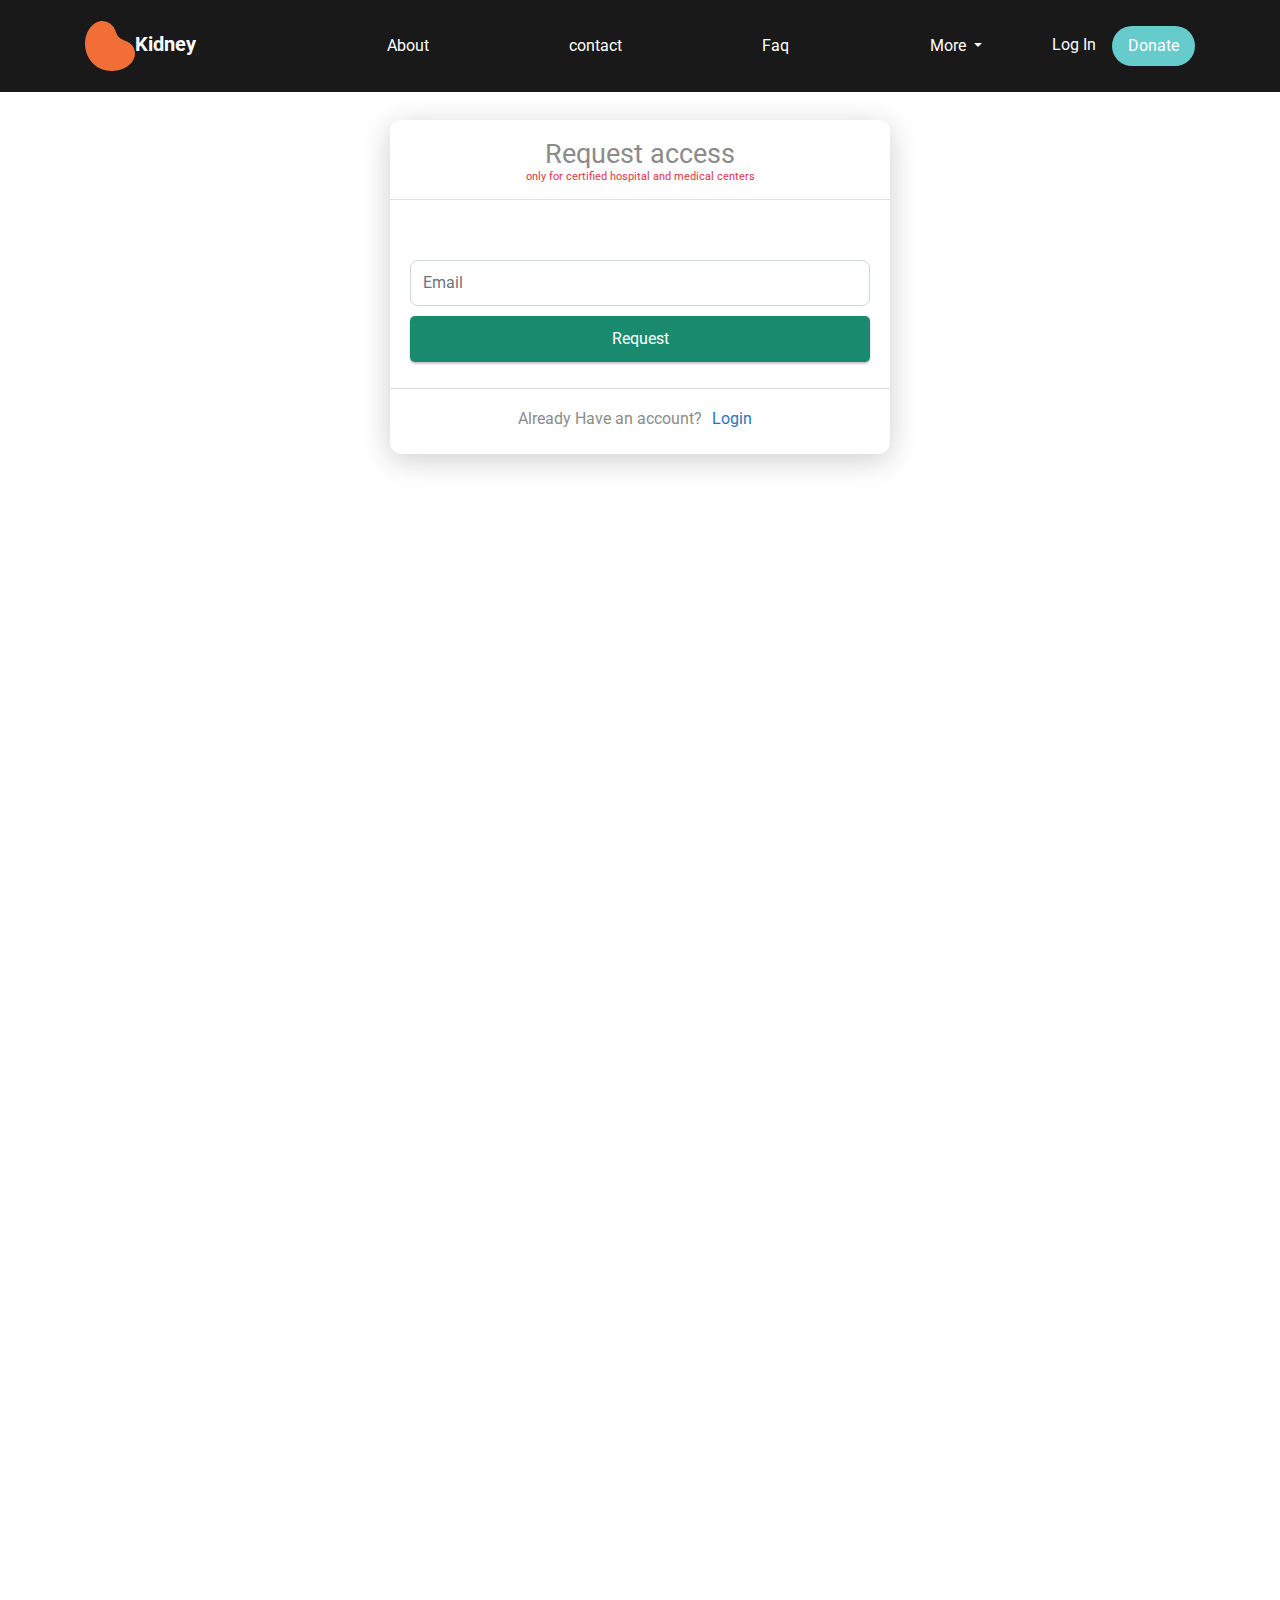
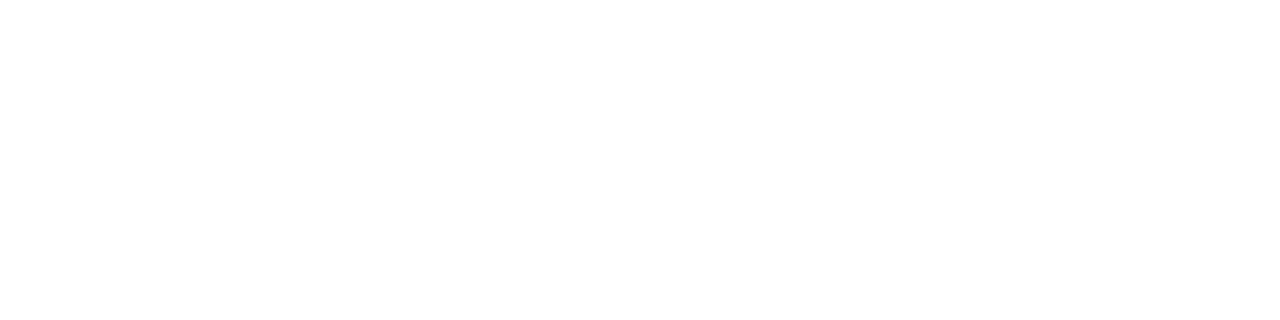
<file: register.html>
<!DOCTYPE html>
<html lang="en">

<head>
    <meta charset="utf-8">
    <meta name="viewport" content="width=device-width, initial-scale=1.0, shrink-to-fit=no">
    <title>Kidney Donation</title>
    <link rel="stylesheet" href="assets/bootstrap/css/bootstrap.min.css">
    <link rel="stylesheet" href="https://fonts.googleapis.com/css?family=Roboto">
    <link rel="stylesheet" href="assets/fonts/font-awesome.min.css">
    <link rel="stylesheet" href="assets/fonts/ionicons.min.css">
    <link rel="stylesheet" href="assets/css/Faq-by-pomdre-1.css">
    <link rel="stylesheet" href="assets/css/Faq-by-pomdre.css">
    <link rel="stylesheet" href="assets/css/Features-Clean.css">
    <link rel="stylesheet" href="assets/css/Highlight-Phone.css">
    <link rel="stylesheet" href="assets/css/Login-Box-En.css">
    <link rel="stylesheet" href="assets/css/Modern-Contact-Form.css">
    <link rel="stylesheet" href="assets/css/Multi-step-form.css">
    <link rel="stylesheet" href="assets/css/Navigation-with-Button.css">
    <link rel="stylesheet" href="assets/css/Newsletter-Subscription-Form.css">
    <link rel="stylesheet" href="assets/css/Social-Icons.css">
    <link rel="stylesheet" href="assets/css/styles.css">
</head>

<body>
    <nav class="navbar navbar-dark navbar-expand-md fixed-top bg-dark navigation-clean-button" id="nav-bar">
        <div class="container">
            <a class="navbar-brand" href="index.html" style="color: var(--white);"><img src="assets/img/covid-bean.svg" width="50" height="50">Kidney</a><button data-toggle="collapse" class="navbar-toggler" data-target="#navcol-1"><span class="sr-only">Toggle navigation</span><span class="navbar-toggler-icon"></span></button>
            <div class="collapse navbar-collapse" id="navcol-1">
                <ul class="navbar-nav flex-grow-1 justify-content-around mr-auto">
                    <li class="nav-item"></li>
                    <li class="nav-item"><a class="nav-link" href="about.html" style="color: var(--white);">About</a></li>
                    <li class="nav-item"><a class="nav-link" href="contact.html" style="color: var(--white);">contact</a></li>
                    <li class="nav-item"><a class="nav-link" href="faq.html" style="color: var(--white);">Faq</a></li>
                    <li class="nav-item dropdown"><a class="dropdown-toggle nav-link" aria-expanded="false" data-toggle="dropdown" href="#" style="color: var(--white);">More&nbsp;</a>
                        <div class="dropdown-menu"><a class="dropdown-item" href="#">One way</a><a class="dropdown-item" href="paired-donation.html">Paired Donation</a><a class="dropdown-item" href="kidney-chain.html">Kidney chain</a></div>
                    </li>
                </ul><span class="navbar-text actions"> <a class="login" href="login.html" style="color: var(--white);">Log In</a><a class="btn btn-light action-button" role="button" href="donate.html">Donate</a></span>
            </div>
        </div>
    </nav>
    <section class="login">
        <div class="d-flex flex-column justify-content-center" id="login-box">
            <div class="login-box-header">
                <h4 style="color:rgb(139,139,139);margin-bottom:0px;font-weight:400;font-size:27px;">Request access</h4>
                <h4 style="color: var(--red);margin-bottom: 0px;font-weight: 400;font-size: 11px;">only for certified hospital and medical centers</h4>
            </div>
            <div class="login-box-content">
                <div class="fb-login box-shadow"></div>
                <div class="gp-login box-shadow"></div>
            </div>
            <div class="email-login" style="background-color:#ffffff;"><input type="email" class="email-imput form-control" style="margin-top:10px;" required="" placeholder="Email" minlength="6"></div>
            <div class="submit-row" style="margin-bottom:8px;padding-top:0px;"><button class="btn btn-primary btn-block box-shadow" id="submit-id-submit" type="submit">Request</button>
                <div class="d-flex justify-content-between"></div>
            </div>
            <div id="login-box-footer" style="padding:10px 20px;padding-bottom:23px;padding-top:18px;">
                <p style="margin-bottom:0px;">Already Have an account?<a id="register-link" href="login.html">Login</a></p>
            </div>
        </div>
    </section>
    <script src="assets/js/jquery.min.js"></script>
    <script src="assets/bootstrap/js/bootstrap.min.js"></script>
    <script src="assets/js/Faq-by-pomdre.js"></script>
    <script src="assets/js/Multi-step-form.js"></script>
</body>

</html>
</file>
<file: assets/css/Faq-by-pomdre-1.css>
.faq {
  background-color: #e4e4e4;
  color: #444;
  cursor: pointer;
  padding: 18px;
  width: 100%;
  border: none;
  text-align: left;
  outline: none;
  font-size: 15px;
  transition: 0.4s;
}

.on, .faq:hover {
  background-color: #e4e4e4;
}

.faq:after {
  content: '\2212';
  color: #777;
  font-weight: bold;
  float: right;
  margin-left: 5px;
}

.on:after {
  content: '\002B';
}

.panel {
  padding: 0 18px;
  background-color: white;
  max-height: 0;
  overflow: hidden;
  transition: max-height 0.2s ease-out;
}

.faqelement {
  margin: auto;
  float: initial;
}

.btn-primary {
  background-color: #e4e4e4;
  border-color: #e4e4e4;
}

.btn-primary:hover {
  color: rgb(99,133,205);
  background-color: #e4e4e4;
  border-color: #e4e4e4;
}

.btn-primary:not(:disabled):not(.disabled).active, .btn-primary:not(:disabled):not(.disabled):active, .show > .btn-primary.dropdown-toggle {
  color: #fff;
  background-color: #e4e4e4;
  border-color: #e4e4e4;
}

.btn-primary:active, .btn-primary:focus, .btn-primary:hover {
  background-color: #e4e4e4;
  border-color: #e4e4e4;
}
</file>
<file: assets/css/Faq-by-pomdre.css>
.faq {
  background-color: #e4e4e4;
  color: #444;
  cursor: pointer;
  padding: 18px;
  width: 100%;
  border: none;
  text-align: left;
  outline: none;
  font-size: 15px;
  transition: 0.4s;
}

.on, .faq:hover {
  background-color: #e4e4e4;
}

.faq:after {
  content: '\2212';
  color: #777;
  font-weight: bold;
  float: right;
  margin-left: 5px;
}

.on:after {
  content: '\002B';
}

.panel {
  padding: 0 18px;
  background-color: white;
  max-height: 0;
  overflow: hidden;
  transition: max-height 0.2s ease-out;
}

.faqelement {
  margin: auto;
  float: initial;
}

.btn-primary {
  background-color: #e4e4e4;
  border-color: #e4e4e4;
}

.btn-primary:hover {
  color: rgb(99,133,205);
  background-color: #e4e4e4;
  border-color: #e4e4e4;
}

.btn-primary:not(:disabled):not(.disabled).active, .btn-primary:not(:disabled):not(.disabled):active, .show > .btn-primary.dropdown-toggle {
  color: #fff;
  background-color: #e4e4e4;
  border-color: #e4e4e4;
}

.btn-primary:active, .btn-primary:focus, .btn-primary:hover {
  background-color: #e4e4e4;
  border-color: #e4e4e4;
}

* {
  font-family: roboto;
}
</file>
<file: assets/css/Features-Clean.css>
.features-clean {
  color: #313437;
  background-color: #fff;
  padding-bottom: 30px;
}

@media (max-width:767px) {
  .features-clean {
    padding-bottom: 10px;
  }
}

.features-clean p {
  color: #7d8285;
}

.features-clean h2 {
  font-weight: bold;
  margin-bottom: 40px;
  padding-top: 40px;
  color: inherit;
}

@media (max-width:767px) {
  .features-clean h2 {
    margin-bottom: 25px;
    padding-top: 25px;
    font-size: 24px;
  }
}

.features-clean .intro {
  font-size: 16px;
  max-width: 500px;
  margin: 0 auto 60px;
}

@media (max-width:767px) {
  .features-clean .intro {
    margin-bottom: 40px;
  }
}

.features-clean .item {
  min-height: 100px;
  padding-left: 80px;
  margin-bottom: 40px;
}

@media (max-width:767px) {
  .features-clean .item {
    min-height: 0;
  }
}

.features-clean .item .name {
  font-size: 20px;
  font-weight: bold;
  margin-top: 0;
  margin-bottom: 20px;
  color: inherit;
}

.features-clean .item .description {
  font-size: 15px;
  margin-bottom: 0;
}

.features-clean .item .icon {
  font-size: 40px;
  color: #1485ee;
  float: left;
  margin-left: -65px;
}
</file>
<file: assets/css/Highlight-Phone.css>
.highlight-phone {
  color: #313437;
  background-color: #eef4f7;
  padding: 50px 0 55px;
  overflow: hidden;
}

@media (max-width:767px) {
  .highlight-phone {
    text-align: center;
  }
}

.highlight-phone p {
  color: #7d8285;
}

.highlight-phone h2 {
  font-weight: bold;
  margin-bottom: 35px;
  line-height: 1.5;
  padding-top: 0;
  margin-top: 0;
  color: inherit;
}

.highlight-phone .intro {
  font-size: 18px;
  max-width: 500px;
  line-height: 1.5;
}

@media (max-width:767px) {
  .highlight-phone .intro {
    max-width: none;
  }
}

.highlight-phone .intro p {
  margin-bottom: 35px;
}

.highlight-phone .intro .btn {
  padding: 16px 32px;
  border: none;
  background: none;
  box-shadow: none;
  text-shadow: none;
  opacity: 0.9;
  text-transform: uppercase;
  font-weight: bold;
  font-size: 13px;
  letter-spacing: 0.4px;
  line-height: 1;
}

.highlight-phone .intro .btn:hover {
  opacity: 1;
}

.highlight-phone .intro .btn:active {
  transform: translateY(1px);
}

.highlight-phone .intro .btn-primary {
  background-color: #055ada;
  color: #fff;
}

.highlight-phone .phone-mockup {
  position: relative;
  max-width: 260px;
  margin-top: -30px;
  margin-bottom: -230px;
  transform: rotate(-15deg);
}

.highlight-phone .phone-mockup img.device {
  width: 100%;
  height: auto;
}

.highlight-phone .phone-mockup .screen {
  position: absolute;
  width: 94%;
  height: 91%;
  top: 1%;
  left: 3%;
  border: 1px solid #444;
  border-radius: 20px;
  background-color: #aaa;
  overflow: hidden;
  background: url(screen-content-phone.jpg);
  background-size: cover;
  background-position: center;
  z-index: -1;
}

.highlight-phone .phone-mockup .screen:before {
  content: '';
  background-color: #fff;
  position: absolute;
  width: 70%;
  height: 140%;
  top: -6%;
  right: -60%;
  transform: rotate(-19deg);
  opacity: 0.2;
}
</file>
<file: assets/css/Login-Box-En.css>
#login-box {
  max-width: 500px;
  margin: 0 auto;
  margin-top: 25px !important;
  border-radius: 12px;
  overflow: hidden;
  background: white;
  -webkit-box-shadow: 0px 6px 30px rgba(0,0,0,0.2);
  -moz-box-shadow: 0px 6px 30px rgba(0,0,0,0.2);
  box-shadow: 0px 6px 30px rgba(0,0,0,0.2);
}

.login-box-header {
  background-color: rgb(255,255,255);
  text-align: center;
  padding-top: 18px;
  padding-right: 25px;
  padding-bottom: 15px;
  padding-left: 25px;
}

.login-box-header {
  border: none;
  border-bottom: 1px solid rgb(224,224,224);
}

.login-box-content {
  padding: 10px 20px;
  background-color: #ffffff;
  padding-top: 20px;
}

.social-login-link {
  text-decoration: none;
  color: white;
  margin-top: 10px;
}

.fb-login {
  background-color: #1a538a;
}

.gp-login {
  background-color: #db4437;
  margin-top: 10px;
}

.login-box-content i {
  padding: 11px 0px 11px 15px;
  color: white;
  padding-right: 20px;
  padding-left: 20px;
  font-size: 18px;
}

.box-shadow {
  box-shadow: 0 2px 2px 0 rgba(41,48,59,.24), 0 0 2px 0 rgba(41,48,59,.12);
  border-radius: 5px;
}

.social-login-link:hover {
  text-decoration: none;
  color: white;
}

.login-box-seperator {
  flex: 1 0 auto;
  min-width: 1px;
  border-top: 1px solid #dedfe0;
  height: 1px;
}

.email-imput {
  border-radius: 5px;
  color: #29303b;
  font-size: 18px;
  height: auto;
  padding: 11px 10px 12px 40px;
}

.form-control {
  box-shadow: none;
  font-size: 16px;
  padding: 10px 12px;
  transition: border-color .08s ease-in-out,box-shadow .08s ease-in-out;
}

.email-login {
  padding: 10px 20px;
}

#submit-id-submit {
  margin-top: 0px;
  height: 46px;
  background-color: rgb(26,138,111);
  border: 0;
  color: rgb(255,255,255);
  margin-bottom: 8px;
  padding-top: 0px;
  padding-bottom: 0px;
}

.submit-row {
  padding: 10px 20px;
  text-align: center;
}

.label-text {
  color: #8b8b8b;
}

#forgot-password-link {
  color: #2474c1;
  text-decoration: none;
}

#login-box-footer {
  text-align: center;
  border-top: 1px solid #dedfe0;
}

#register-link {
  color: #2474c1;
  padding: 0px 10px;
  text-decoration: none;
}

#login-box-footer p {
  color: #8b8b8b;
}

#submit-id-submit:hover {
  background-color: rgb(25,130,105);
}

h4 {
}
</file>
<file: assets/css/Modern-Contact-Form.css>
.submit-now {
  margin-top: 20px;
  font-size: 16px;
  width: 200px;
  height: 50px;
  background-color: #e74c3c;
  border-color: transparent;
}

.form-control.input {
  border: 0;
  background: transparent;
  border-bottom: 1px solid silver;
  border-radius: 0px !important;
}

.getintouch {
  height: auto;
  background-image: url("../../assets/img/Get%20In%20touch/GetInTouch.png");
  background-size: cover;
  background-repeat: no-repeat;
}

input[type="text"], input[type="email"], input[type="tel"], textarea {
  border-radius: 0 !important;
}

input[type="text"], input[type="email"], input[type="tel"], textarea {
  border-radius: 8px !important;
}

.btn-primary:hover {
  color: #fff;
  background-color: #4daade;
  border-color: #4daade;
  box-shadow: 0px 10px 15px rgba(157,157,157,0.4);
}

.btn-primary:not(:disabled):not(.disabled).active, .btn-primary:not(:disabled):not(.disabled):active, .show > .btn-primary.dropdown-toggle {
  color: #fff;
  background-color: #4daade;
  border-color: #4daade;
}

.modern-form {
  padding-top: 80px;
  padding-bottom: 80px;
}

.modern-form__hr {
  border-color: #4daade;
  border-width: 2px;
  width: 121px;
}

.modern-form__form-container {
  padding-top: 100px;
}

.modern-form__form-group--padding-r {
  padding-right: 20px;
}

.modern-form__form-group--padding-t {
  padding-top: 50px;
}

.modern-form__form-control--textarea {
  height: 95px !important;
  resize: none;
}
</file>
<file: assets/css/Multi-step-form.css>
* {
  margin: 0;
  padding: 0;
  box-sizing: border-box;
}

body a {
  color: inherit;
  text-decoration: none;
}

.multisteps-form__progress {
  display: grid;
  grid-template-columns: repeat(auto-fit, minmax(0, 1fr));
}

.multisteps-form__progress-btn {
  transition-property: all;
  transition-duration: 0.15s;
  transition-timing-function: linear;
  transition-delay: 0s;
  position: relative;
  padding-top: 20px;
  color: rgba(108, 117, 125, 0.7);
  text-indent: -9999px;
  border: none;
  background-color: transparent;
  outline: none !important;
  cursor: pointer;
}

@media (min-width: 500px) {
  .multisteps-form__progress-btn {
    text-indent: 0;
  }
}

.multisteps-form__progress-btn:before {
  position: absolute;
  top: 0;
  left: 50%;
  display: block;
  width: 13px;
  height: 13px;
  content: '';
  -webkit-transform: translateX(-50%);
  transform: translateX(-50%);
  transition: all 0.15s linear 0s, -webkit-transform 0.15s cubic-bezier(0.05, 1.09, 0.16, 1.4) 0s;
  transition: all 0.15s linear 0s, transform 0.15s cubic-bezier(0.05, 1.09, 0.16, 1.4) 0s;
  transition: all 0.15s linear 0s, transform 0.15s cubic-bezier(0.05, 1.09, 0.16, 1.4) 0s, -webkit-transform 0.15s cubic-bezier(0.05, 1.09, 0.16, 1.4) 0s;
  border: 2px solid currentColor;
  border-radius: 50%;
  background-color: #fff;
  box-sizing: border-box;
  z-index: 3;
}

.multisteps-form__progress-btn:after {
  position: absolute;
  top: 5px;
  left: calc(-50% - 13px / 2);
  transition-property: all;
  transition-duration: 0.15s;
  transition-timing-function: linear;
  transition-delay: 0s;
  display: block;
  width: 100%;
  height: 2px;
  content: '';
  background-color: currentColor;
  z-index: 1;
}

.multisteps-form__progress-btn:first-child:after {
  display: none;
}

.multisteps-form__progress-btn.js-active {
  color: #007bff;
}

.multisteps-form__progress-btn.js-active:before {
  -webkit-transform: translateX(-50%) scale(1.2);
  transform: translateX(-50%) scale(1.2);
  background-color: currentColor;
}

.multisteps-form__form {
  position: relative;
}

.multisteps-form__panel {
  position: absolute;
  top: 0;
  left: 0;
  width: 100%;
  height: 0;
  opacity: 0;
  visibility: hidden;
}

.multisteps-form__panel.js-active {
  height: auto;
  opacity: 1;
  visibility: visible;
}

.multisteps-form__panel[data-animation="scaleIn"] {
  -webkit-transform: scale(0.9);
  transform: scale(0.9);
}

.multisteps-form__panel[data-animation="scaleIn"].js-active {
  transition-property: all;
  transition-duration: 0.2s;
  transition-timing-function: linear;
  transition-delay: 0s;
  -webkit-transform: scale(1);
  transform: scale(1);
}

.heading {
  text-align: center;
}

.multisteps-form__progress {
  padding-top: 65px;
}
</file>
<file: assets/css/Navigation-with-Button.css>
.navigation-clean-button {
  background: #fff;
  padding-top: .75rem;
  padding-bottom: .75rem;
  color: #333;
  border-radius: 0;
  box-shadow: none;
  border: none;
  margin-bottom: 0;
}

@media (min-width:768px) {
  .navigation-clean-button {
    padding-top: 1rem;
    padding-bottom: 1rem;
  }
}

.navigation-clean-button .navbar-brand {
  font-weight: bold;
  color: inherit;
}

.navigation-clean-button .navbar-brand:hover {
  color: #222;
}

.navigation-clean-button .navbar-toggler {
  border-color: #ddd;
}

.navigation-clean-button .navbar-toggler:hover, .navigation-clean-button .navbar-toggler:focus {
  background: none;
}

.navigation-clean-button .navbar-toggler {
  color: #888;
}

.navigation-clean-button .navbar-collapse, .navigation-clean-button .form-inline {
  border-top-color: #ddd;
}

.navigation-clean-button .navbar-nav a.active, .navigation-clean-button .navbar-nav > .show > a {
  background: none;
  box-shadow: none;
}

.navigation-clean-button.navbar-light .navbar-nav a.active, .navigation-clean-button.navbar-light .navbar-nav a.active:focus, .navigation-clean-button.navbar-light .navbar-nav a.active:hover {
  color: #8f8f8f;
  box-shadow: none;
  background: none;
  pointer-events: none;
}

.navigation-clean-button.navbar .navbar-nav .nav-link {
  padding-left: 18px;
  padding-right: 18px;
}

.navigation-clean-button.navbar-light .navbar-nav .nav-link {
  color: #465765;
}

.navigation-clean-button.navbar-light .navbar-nav .nav-link:focus, .navigation-clean-button.navbar-light .navbar-nav .nav-link:hover {
  color: #37434d !important;
  background-color: transparent;
}

.navigation-clean-button .navbar-nav > li > .dropdown-menu {
  margin-top: -5px;
  box-shadow: 0 4px 8px rgba(0,0,0,.1);
  background-color: #fff;
  border-radius: 2px;
}

.navigation-clean-button .dropdown-menu .dropdown-item:focus, .navigation-clean-button .dropdown-menu .dropdown-item {
  line-height: 2;
  font-size: 14px;
  color: #37434d;
}

.navigation-clean-button .dropdown-menu .dropdown-item:focus, .navigation-clean-button .dropdown-menu .dropdown-item:hover {
  background: #eee;
  color: inherit;
}

.navigation-clean-button .actions .login {
  margin-right: 1rem;
  text-decoration: none;
  color: #465765;
}

.navigation-clean-button .navbar-text .action-button, .navigation-clean-button .navbar-text .action-button:active, .navigation-clean-button .navbar-text .action-button:hover {
  background: #56c6c6;
  border-radius: 20px;
  font-size: inherit;
  color: #fff;
  box-shadow: none;
  border: none;
  text-shadow: none;
  padding: .5rem 1rem;
  transition: background-color 0.25s;
  font-size: inherit;
}

.navigation-clean-button .navbar-text .action-button:hover {
  background: #66d7d7;
}
</file>
<file: assets/css/Newsletter-Subscription-Form.css>
.newsletter-subscribe {
  color: #313437;
  background-color: #fff;
  padding: 50px 0;
}

.newsletter-subscribe p {
  color: #7d8285;
  line-height: 1.5;
}

.newsletter-subscribe h2 {
  font-size: 24px;
  font-weight: bold;
  margin-bottom: 25px;
  line-height: 1.5;
  padding-top: 0;
  margin-top: 0;
  color: inherit;
}

.newsletter-subscribe .intro {
  font-size: 16px;
  max-width: 500px;
  margin: 0 auto 25px;
}

.newsletter-subscribe .intro p {
  margin-bottom: 35px;
}

.newsletter-subscribe form {
  justify-content: center;
}

.newsletter-subscribe form .form-control {
  background: #eff1f4;
  border: none;
  border-radius: 3px;
  box-shadow: none;
  outline: none;
  color: inherit;
  text-indent: 9px;
  height: 45px;
  margin-right: 10px;
  min-width: 250px;
}

.newsletter-subscribe form .btn {
  padding: 16px 32px;
  border: none;
  background: none;
  box-shadow: none;
  text-shadow: none;
  opacity: 0.9;
  text-transform: uppercase;
  font-weight: bold;
  font-size: 13px;
  letter-spacing: 0.4px;
  line-height: 1;
}

.newsletter-subscribe form .btn:hover {
  opacity: 1;
}

.newsletter-subscribe form .btn:active {
  transform: translateY(1px);
}

.newsletter-subscribe form .btn-primary {
  background-color: #055ada !important;
  color: #fff;
  outline: none !important;
}
</file>
<file: assets/css/Social-Icons.css>
.social-icons {
  color: #313437;
  background-color: #fff;
  text-align: center;
  padding: 70px 0;
}

@media (max-width:767px) {
  .social-icons {
    padding: 50px 0;
  }
}

.social-icons i {
  font-size: 32px;
  display: inline-block;
  color: #757980;
  margin: 0 10px;
  width: 60px;
  height: 60px;
  border: 1px solid #c8ced7;
  text-align: center;
  border-radius: 50%;
  line-height: 60px;
}
</file>
<file: assets/css/styles.css>
#nav-bar {
  background-color: black !important;
  opacity: 0.9;
}

.slide {
  width: 100vw;
  height: 100vh;
}

.login {
  margin-top: 120px;
  width: 100vw;
  height: 200vh;
}

.login {
  margin-top: 120px;
  width: 100vw;
  height: 200vh;
}

.about {
  margin-top: 90px;
}

.contact {
  margin-top: 90px;
}

.paired-pic {
}

#inner-loop {
  margin-top: 20%;
  margin-left: 10%;
}

#svg {
  width: 80%;
  height: 600px;
}

#bean {
  width: 300px;
  height: 500px;
  margin-top: 20%;
  margin-left: 10%;
}

.container.sidebar {
  background-color: white;
}

.h-inner {
  margin-top: 20%;
  text-align: center;
}
</file>
<file: assets/css/Highlight-Clean.css>
.highlight-clean {
  color: #313437;
  background-color: #fff;
  padding: 50px 0;
}

.highlight-clean p {
  color: #7d8285;
}

.highlight-clean h2 {
  font-weight: bold;
  margin-bottom: 25px;
  line-height: 1.5;
  padding-top: 0;
  margin-top: 0;
  color: inherit;
}

.highlight-clean .intro {
  font-size: 16px;
  max-width: 500px;
  margin: 0 auto 25px;
}

.highlight-clean .buttons {
  text-align: center;
}

.highlight-clean .buttons .btn {
  padding: 16px 32px;
  margin: 6px;
  border: none;
  background: none;
  box-shadow: none;
  text-shadow: none;
  opacity: 0.9;
  text-transform: uppercase;
  font-weight: bold;
  font-size: 13px;
  letter-spacing: 0.4px;
  line-height: 1;
  outline: none;
  background-color: #ddd;
}

.highlight-clean .buttons .btn:hover {
  opacity: 1;
}

.highlight-clean .buttons .btn:active {
  transform: translateY(1px);
}

.highlight-clean .buttons .btn-primary {
  background-color: #055ada;
  color: #fff;
}
</file>
<file: assets/css/Tamplate-SB-Admin-on-BSS.css>
.dropdown.no-arrow .dropdown-toggle:after {
  display: none;
}

.sb-sidenav-menu-heading span {
  font-size: 13px;
  color: #585B5E;
  font-weight: bold;
}

.fixed-top, .sb-nav-fixed #layoutSidenav #layoutSidenav_nav, .sb-nav-fixed .sb-topnav {
  position: fixed;
  top: 0;
  right: 0;
  left: 0;
  z-index: 1030;
}

ul li a {
  padding: 3px !important;
}

a {
  font-size: 16px !important;
}

#layoutSidenav {
  display: flex;
}

#layoutSidenav #layoutSidenav_nav {
  flex-basis: 225px;
  flex-shrink: 0;
  transition: transform 0.15s ease-in-out;
  z-index: 1038;
  transform: translateX(-225px);
}

#layoutSidenav #layoutSidenav_content {
  position: relative;
  display: flex;
  flex-direction: column;
  justify-content: space-between;
  min-width: 0;
  flex-grow: 1;
  min-height: calc(100vh - 56px);
  margin-left: -225px;
}

@media (min-width: 992px) {
  #layoutSidenav #layoutSidenav_nav {
    transform: translateX(0);
  }
}

@media (min-width: 992px) {
  #layoutSidenav #layoutSidenav_content {
    margin-left: 0;
    transition: margin 0.15s ease-in-out;
  }
}

.sb-nav-fixed .sb-topnav {
  z-index: 1039;
}

.sb-nav-fixed #layoutSidenav #layoutSidenav_nav {
  width: 225px;
  height: 100vh;
  z-index: 1038;
}

.sb-nav-fixed #layoutSidenav #layoutSidenav_nav .sb-sidenav {
  padding-top: 56px;
}

.sb-nav-fixed #layoutSidenav #layoutSidenav_nav .sb-sidenav .sb-sidenav-menu {
  overflow-y: auto;
}

.sb-nav-fixed #layoutSidenav #layoutSidenav_content {
  padding-left: 225px;
  top: 56px;
}

.nav .nav-link .sb-nav-link-icon, .sb-sidenav-menu .nav-link .sb-nav-link-icon {
  margin-right: 0.5rem;
}

.sb-topnav {
  padding-left: 0;
  height: 56px;
  z-index: 1039;
}

.sb-topnav .navbar-brand {
  width: 225px;
  padding-left: 1rem;
  padding-right: 1rem;
  margin: 0;
}

.sb-topnav.navbar-dark #sidebarToggle {
  color: rgba(255,255,255,0.5);
}

.sb-sidenav {
  display: flex;
  flex-direction: column;
  height: 100%;
  flex-wrap: nowrap;
}

.sb-sidenav .sb-sidenav-menu {
  flex-grow: 1;
}

.sb-sidenav .sb-sidenav-menu .nav {
  flex-direction: column;
  flex-wrap: nowrap;
}

.sb-sidenav .sb-sidenav-menu .nav .sb-sidenav-menu-heading {
  padding: 1.75rem 1rem 0.75rem;
  font-size: 0.75rem;
  text-transform: uppercase;
}

.sb-sidenav .sb-sidenav-menu .nav .nav-link:hover {
  color: #ffffff;
}

.sb-sidenav .sb-sidenav-menu .nav .nav-link {
  display: flex;
  align-items: center;
  padding-top: 0.75rem;
  padding-bottom: 0.75rem;
  position: relative;
  color: #b3b3b3;
}

.sb-sidenav .sb-sidenav-menu .nav .nav-link .sb-nav-link-icon {
  font-size: 0.9rem;
}

.sb-sidenav .sb-sidenav-menu .nav .nav-link .sb-sidenav-collapse-arrow {
  display: inline-block;
  margin-left: auto;
  transition: transform 0.15s ease;
}

.sb-sidenav .sb-sidenav-menu .nav .nav-link.collapsed .sb-sidenav-collapse-arrow {
  transform: rotate(-90deg);
}

.sb-sidenav .sb-sidenav-menu .nav .sb-sidenav-menu-nested {
  margin-left: 1.5rem;
  flex-direction: column;
}

.sb-sidenav .sb-sidenav-footer {
  padding: 0.75rem;
  flex-shrink: 0;
}

.sb-sidenav-dark {
  background-color: #212529;
  color: rgba(255, 255, 255, 0.5);
}

.sb-sidenav-dark .sb-sidenav-menu .sb-sidenav-menu-heading {
  color: rgba(255, 255, 255, 0.25) !important;
}

.sb-sidenav-dark .sb-sidenav-menu .nav-link {
  color: rgba(255, 255, 255, 0.5);
}

.sb-sidenav-dark .sb-sidenav-menu .nav-link .sb-nav-link-icon {
  color: rgba(255, 255, 255, 0.25);
}

.sb-sidenav-dark .sb-sidenav-menu .nav-link .sb-sidenav-collapse-arrow {
  color: rgba(255, 255, 255, 0.25);
}

.sb-sidenav-dark .sb-sidenav-menu .nav-link:hover {
  color: #fff;
}

.sb-sidenav-dark .sb-sidenav-menu .nav div .nav-link.active {
  color: #fff;
}

.sb-sidenav-dark .sb-sidenav-menu .nav-link.active .sb-nav-link-icon {
  color: #fff;
}

.sb-sidenav-dark .sb-sidenav-footer {
  background-color: #343a40;
}

.nav-link.active {
}
</file>
